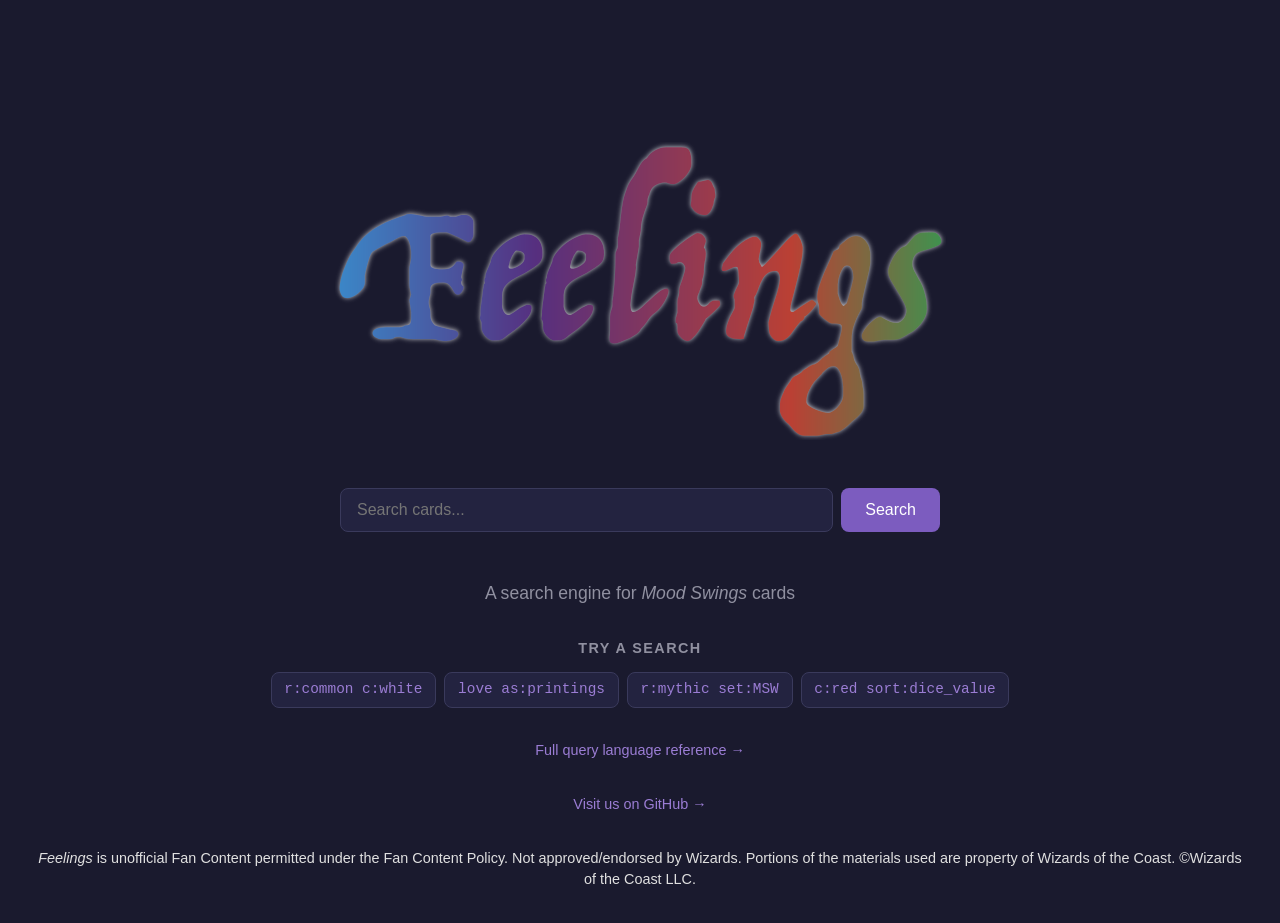
<file: feelings/index.html>
<!DOCTYPE html>
<html lang="en">
<head>
  <meta charset="UTF-8">
  <meta name="viewport" content="width=device-width, initial-scale=1.0">
  <title>Feelings — Mood Swings Card Search</title>
  <link rel="stylesheet" href="style.css">
  <link rel="apple-touch-icon" sizes="180x180" href="favicons/apple-touch-icon.png">
  <link rel="icon" type="image/png" sizes="32x32" href="favicons/favicon-32x32.png">
  <link rel="icon" type="image/png" sizes="16x16" href="favicons/favicon-16x16.png">
  <link rel="manifest" href="favicons/site.webmanifest">
</head>
<body>
  <div id="app">
    <header id="header" class="centered">
      <h1 class="logo"><a href="#" id="logo-link"><img src="feelings-logo.png" alt="Feelings"></a><small class="tagline">A search engine for <em>Mood Swings</em> cards</small></h1>
      <form id="search-form" class="hidden">
        <input type="text" id="search-input" placeholder="Search cards..." autocomplete="off" autofocus>
        <button type="submit" id="search-btn">Search</button>
      </form>
      <div id="loading-status">
        <div id="load-cards"><span class="spinner"></span> Waiting for cards…</div>
        <div id="load-printings"><span class="spinner"></span> Waiting for printings…</div>
        <div id="load-editions"><span class="spinner"></span> Waiting for editions…</div>
      </div>
    </header>

    <main id="main">
      <section id="welcome">
        <p class="tagline">A search engine for <em>Mood Swings</em> cards</p>
        <div class="suggestions hidden">
          <h3>Try a search</h3>
          <ul>
            <li><a href="#q=r%3Acommon%20c%3Awhite">r:common c:white</a></li>
            <li><a href="#q=love%20as%3Aprintings">love as:printings</a></li>
            <li><a href="#q=r%3Amythic%20set%3AMSW">r:mythic set:MSW</a></li>
            <li><a href="#q=c%3Ared%20sort%3Adice_value">c:red sort:dice_value</a></li>
          </ul>
        </div>
        <p class="help-link"><a href="help.html">Full query language reference →</a></p>
        <p class="help-link"><a href="https://github.com/moodswingsdata/">Visit us on GitHub →</a></p>
        <p class="help-link"><i>Feelings</i> is unofficial Fan Content permitted under the Fan Content Policy. Not approved/endorsed by Wizards. Portions of the materials used are property of Wizards of the Coast. ©Wizards of the Coast LLC.</p>
      </section>

      <section id="results" class="hidden">
        <div id="query-info" class="hidden"></div>
        <div id="results-info"></div>
        <div id="error-info" class="hidden"></div>
        <div id="results-grid"></div>
        <div id="pagination" class="hidden">
          <button id="prev-btn" disabled>← Previous</button>
          <span id="page-info"></span>
          <button id="next-btn" disabled>Next →</button>
        </div>
      </section>
    </main>

    <div id="popover" class="hidden">
      <div class="popover-backdrop"></div>
      <button class="popover-nav popover-prev" aria-label="Previous card">‹</button>
      <button class="popover-nav popover-next" aria-label="Next card">›</button>
      <div class="popover-content">
        <button class="popover-close" aria-label="Close">×</button>
        <div class="popover-body">
          <div class="popover-image"></div>
          <div class="popover-details"></div>
        </div>
      </div>
    </div>
  </div>

  <script type="module" src="app.js"></script>
</body>
</html>
</file>
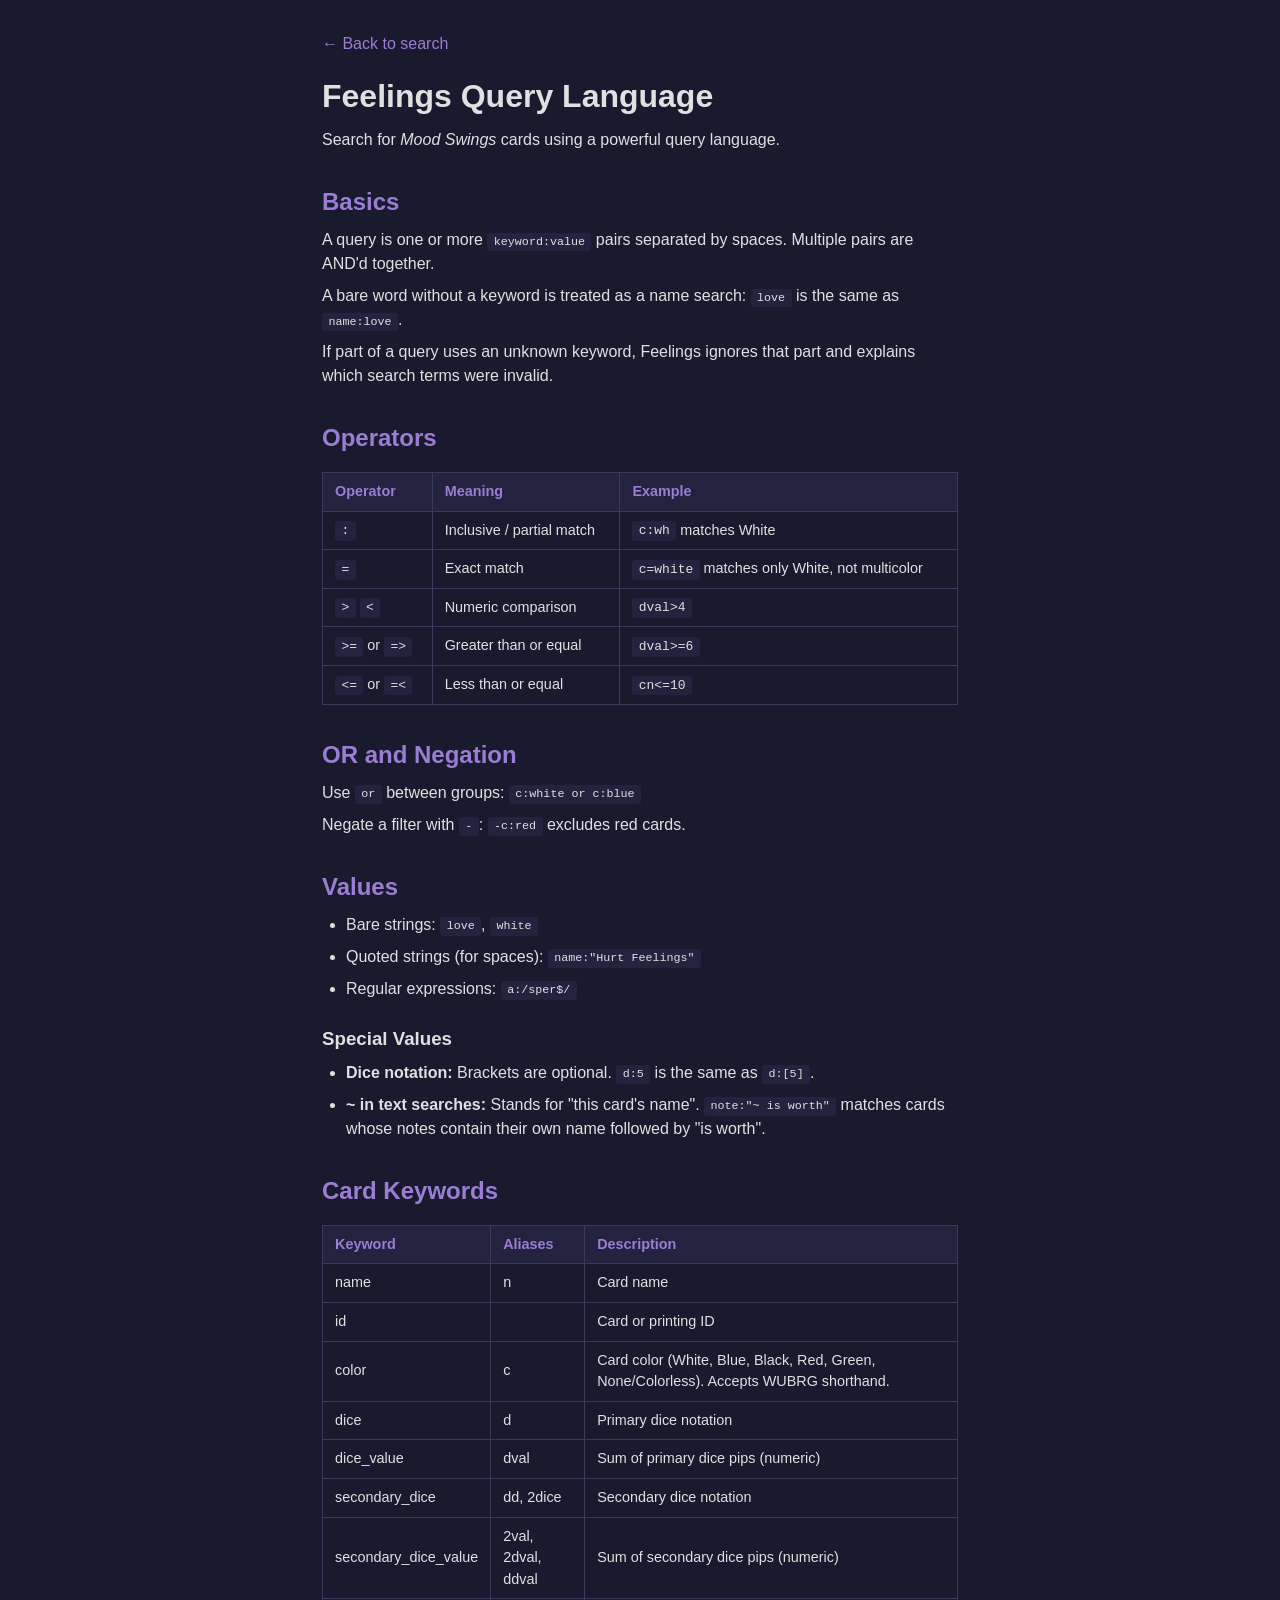
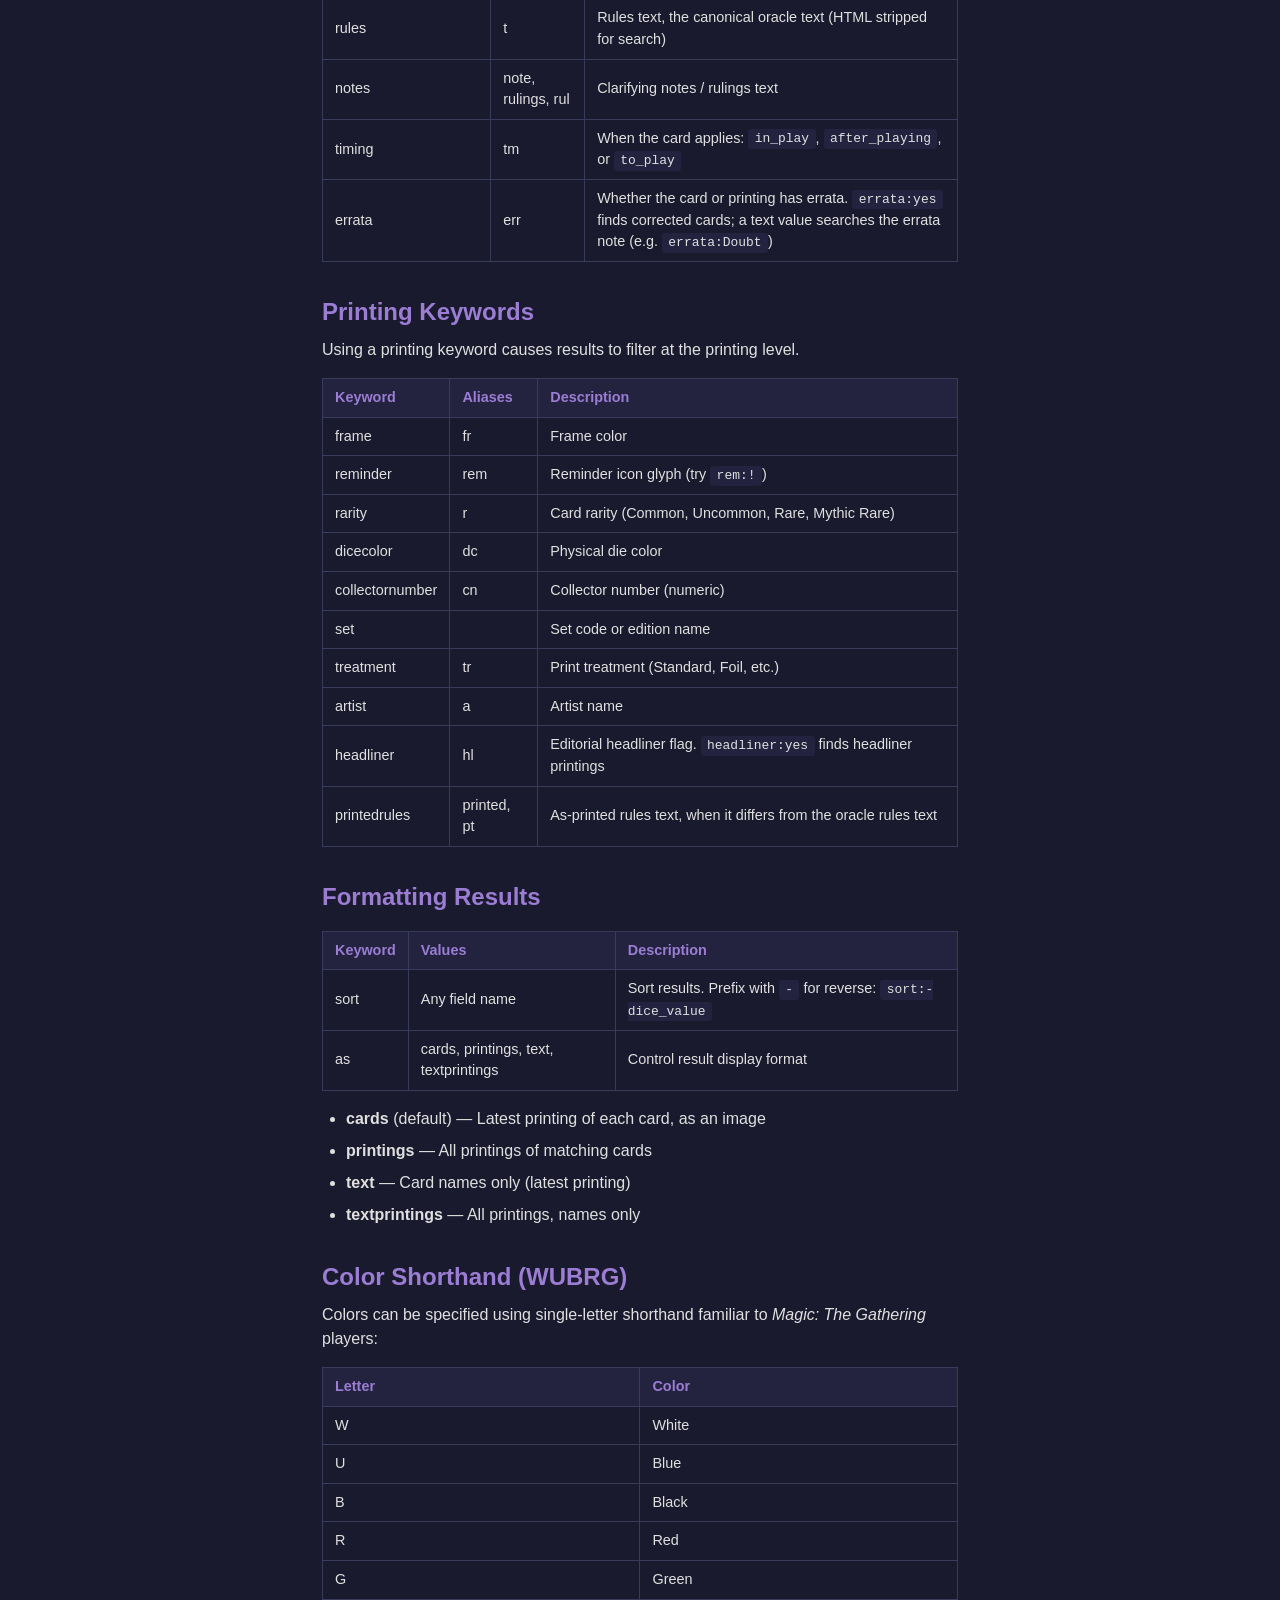
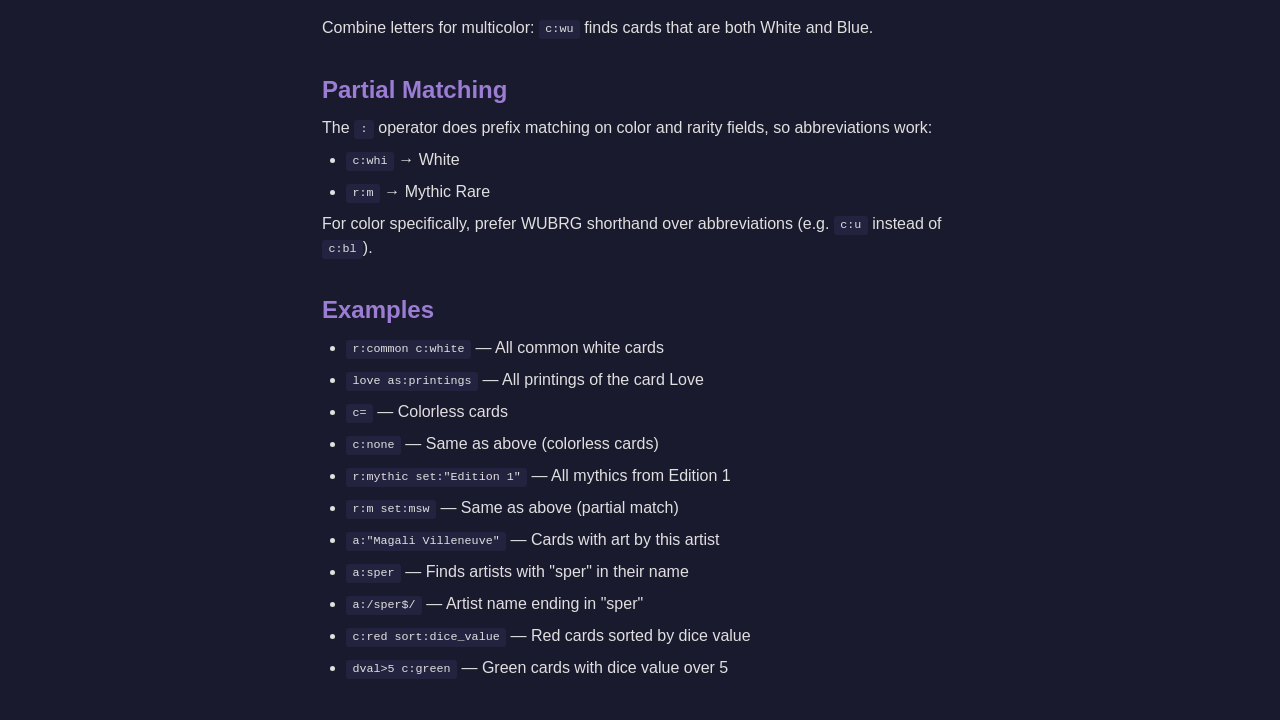
<file: feelings/help.html>
<!DOCTYPE html>
<html lang="en">
<head>
  <meta charset="UTF-8">
  <meta name="viewport" content="width=device-width, initial-scale=1.0">
  <title>Feelings — Query Language Reference</title>
  <link rel="stylesheet" href="style.css">
  <link rel="apple-touch-icon" sizes="180x180" href="favicons/apple-touch-icon.png">
  <link rel="icon" type="image/png" sizes="32x32" href="favicons/favicon-32x32.png">
  <link rel="icon" type="image/png" sizes="16x16" href="favicons/favicon-16x16.png">
  <link rel="manifest" href="favicons/site.webmanifest">
  <style>
    .help-content {
      max-width: 700px;
      margin: 0 auto;
      padding: 2rem;
    }
    .help-content h1 { margin-bottom: 0.5rem; }
    .help-content h2 { margin-top: 2rem; margin-bottom: 0.5rem; color: var(--accent-hover); }
    .help-content h3 { margin-top: 1.5rem; margin-bottom: 0.5rem; }
    .help-content p, .help-content li { margin-bottom: 0.5rem; }
    .help-content ul { padding-left: 1.5rem; }
    .help-content code {
      background: var(--bg-surface);
      padding: 0.15rem 0.4rem;
      border-radius: 3px;
      font-size: 0.9em;
    }
    .help-content table {
      width: 100%;
      border-collapse: collapse;
      margin: 1rem 0;
      font-size: 0.9rem;
    }
    .help-content th, .help-content td {
      padding: 0.5rem 0.75rem;
      border: 1px solid var(--border);
      text-align: left;
    }
    .help-content th {
      background: var(--bg-surface);
      color: var(--accent-hover);
    }
    .back-link { display: inline-block; margin-bottom: 1rem; }
  </style>
</head>
<body>
  <div class="help-content">
    <a class="back-link" href="index.html">← Back to search</a>
    <h1>Feelings Query Language</h1>
    <p>Search for <em>Mood Swings</em> cards using a powerful query language.</p>

    <h2>Basics</h2>
    <p>A query is one or more <code>keyword:value</code> pairs separated by spaces. Multiple pairs are AND'd together.</p>
    <p>A bare word without a keyword is treated as a name search: <code>love</code> is the same as <code>name:love</code>.</p>
    <p>If part of a query uses an unknown keyword, Feelings ignores that part and explains which search terms were invalid.</p>

    <h2>Operators</h2>
    <table>
      <tr><th>Operator</th><th>Meaning</th><th>Example</th></tr>
      <tr><td><code>:</code></td><td>Inclusive / partial match</td><td><code>c:wh</code> matches White</td></tr>
      <tr><td><code>=</code></td><td>Exact match</td><td><code>c=white</code> matches only White, not multicolor</td></tr>
      <tr><td><code>&gt;</code> <code>&lt;</code></td><td>Numeric comparison</td><td><code>dval&gt;4</code></td></tr>
      <tr><td><code>&gt;=</code> or <code>=&gt;</code></td><td>Greater than or equal</td><td><code>dval&gt;=6</code></td></tr>
      <tr><td><code>&lt;=</code> or <code>=&lt;</code></td><td>Less than or equal</td><td><code>cn&lt;=10</code></td></tr>
    </table>

    <h2>OR and Negation</h2>
    <p>Use <code>or</code> between groups: <code>c:white or c:blue</code></p>
    <p>Negate a filter with <code>-</code>: <code>-c:red</code> excludes red cards.</p>

    <h2>Values</h2>
    <ul>
      <li>Bare strings: <code>love</code>, <code>white</code></li>
      <li>Quoted strings (for spaces): <code>name:"Hurt Feelings"</code></li>
      <li>Regular expressions: <code>a:/sper$/</code></li>
    </ul>

    <h3>Special Values</h3>
    <ul>
      <li><strong>Dice notation:</strong> Brackets are optional. <code>d:5</code> is the same as <code>d:[5]</code>.</li>
      <li><strong>~ in text searches:</strong> Stands for "this card's name". <code>note:"~ is worth"</code> matches cards whose notes contain their own name followed by "is worth".</li>
    </ul>

    <h2>Card Keywords</h2>
    <table>
      <tr><th>Keyword</th><th>Aliases</th><th>Description</th></tr>
      <tr><td>name</td><td>n</td><td>Card name</td></tr>
      <tr><td>id</td><td></td><td>Card or printing ID</td></tr>
      <tr><td>color</td><td>c</td><td>Card color (White, Blue, Black, Red, Green, None/Colorless). Accepts WUBRG shorthand.</td></tr>
      <tr><td>dice</td><td>d</td><td>Primary dice notation</td></tr>
      <tr><td>dice_value</td><td>dval</td><td>Sum of primary dice pips (numeric)</td></tr>
      <tr><td>secondary_dice</td><td>dd, 2dice</td><td>Secondary dice notation</td></tr>
      <tr><td>secondary_dice_value</td><td>2val, 2dval, ddval</td><td>Sum of secondary dice pips (numeric)</td></tr>
      <tr><td>rules</td><td>t</td><td>Rules text, the canonical oracle text (HTML stripped for search)</td></tr>
      <tr><td>notes</td><td>note, rulings, rul</td><td>Clarifying notes / rulings text</td></tr>
      <tr><td>timing</td><td>tm</td><td>When the card applies: <code>in_play</code>, <code>after_playing</code>, or <code>to_play</code></td></tr>
      <tr><td>errata</td><td>err</td><td>Whether the card or printing has errata. <code>errata:yes</code> finds corrected cards; a text value searches the errata note (e.g. <code>errata:Doubt</code>)</td></tr>
    </table>

    <h2>Printing Keywords</h2>
    <p>Using a printing keyword causes results to filter at the printing level.</p>
    <table>
      <tr><th>Keyword</th><th>Aliases</th><th>Description</th></tr>
      <tr><td>frame</td><td>fr</td><td>Frame color</td></tr>
      <tr><td>reminder</td><td>rem</td><td>Reminder icon glyph (try <code>rem:!</code>)</td></tr>
      <tr><td>rarity</td><td>r</td><td>Card rarity (Common, Uncommon, Rare, Mythic Rare)</td></tr>
      <tr><td>dicecolor</td><td>dc</td><td>Physical die color</td></tr>
      <tr><td>collectornumber</td><td>cn</td><td>Collector number (numeric)</td></tr>
      <tr><td>set</td><td></td><td>Set code or edition name</td></tr>
      <tr><td>treatment</td><td>tr</td><td>Print treatment (Standard, Foil, etc.)</td></tr>
      <tr><td>artist</td><td>a</td><td>Artist name</td></tr>
      <tr><td>headliner</td><td>hl</td><td>Editorial headliner flag. <code>headliner:yes</code> finds headliner printings</td></tr>
      <tr><td>printedrules</td><td>printed, pt</td><td>As-printed rules text, when it differs from the oracle rules text</td></tr>
    </table>

    <h2>Formatting Results</h2>
    <table>
      <tr><th>Keyword</th><th>Values</th><th>Description</th></tr>
      <tr><td>sort</td><td>Any field name</td><td>Sort results. Prefix with <code>-</code> for reverse: <code>sort:-dice_value</code></td></tr>
      <tr><td>as</td><td>cards, printings, text, textprintings</td><td>Control result display format</td></tr>
    </table>
    <ul>
      <li><strong>cards</strong> (default) — Latest printing of each card, as an image</li>
      <li><strong>printings</strong> — All printings of matching cards</li>
      <li><strong>text</strong> — Card names only (latest printing)</li>
      <li><strong>textprintings</strong> — All printings, names only</li>
    </ul>

    <h2>Color Shorthand (WUBRG)</h2>
    <p>Colors can be specified using single-letter shorthand familiar to <em>Magic: The Gathering</em> players:</p>
    <table>
      <tr><th>Letter</th><th>Color</th></tr>
      <tr><td>W</td><td>White</td></tr>
      <tr><td>U</td><td>Blue</td></tr>
      <tr><td>B</td><td>Black</td></tr>
      <tr><td>R</td><td>Red</td></tr>
      <tr><td>G</td><td>Green</td></tr>
    </table>
    <p>Combine letters for multicolor: <code>c:wu</code> finds cards that are both White and Blue.</p>

    <h2>Partial Matching</h2>
    <p>The <code>:</code> operator does prefix matching on color and rarity fields, so abbreviations work:</p>
    <ul>
      <li><code>c:whi</code> → White</li>
      <li><code>r:m</code> → Mythic Rare</li>
    </ul>
    <p>For color specifically, prefer WUBRG shorthand over abbreviations (e.g. <code>c:u</code> instead of <code>c:bl</code>).</p>

    <h2>Examples</h2>
    <ul>
      <li><code>r:common c:white</code> — All common white cards</li>
      <li><code>love as:printings</code> — All printings of the card Love</li>
      <li><code>c=</code> — Colorless cards</li>
      <li><code>c:none</code> — Same as above (colorless cards)</li>
      <li><code>r:mythic set:"Edition 1"</code> — All mythics from Edition 1</li>
      <li><code>r:m set:msw</code> — Same as above (partial match)</li>
      <li><code>a:"Magali Villeneuve"</code> — Cards with art by this artist</li>
      <li><code>a:sper</code> — Finds artists with "sper" in their name</li>
      <li><code>a:/sper$/</code> — Artist name ending in "sper"</li>
      <li><code>c:red sort:dice_value</code> — Red cards sorted by dice value</li>
      <li><code>dval&gt;5 c:green</code> — Green cards with dice value over 5</li>
    </ul>
  </div>
</body>
</html>
</file>
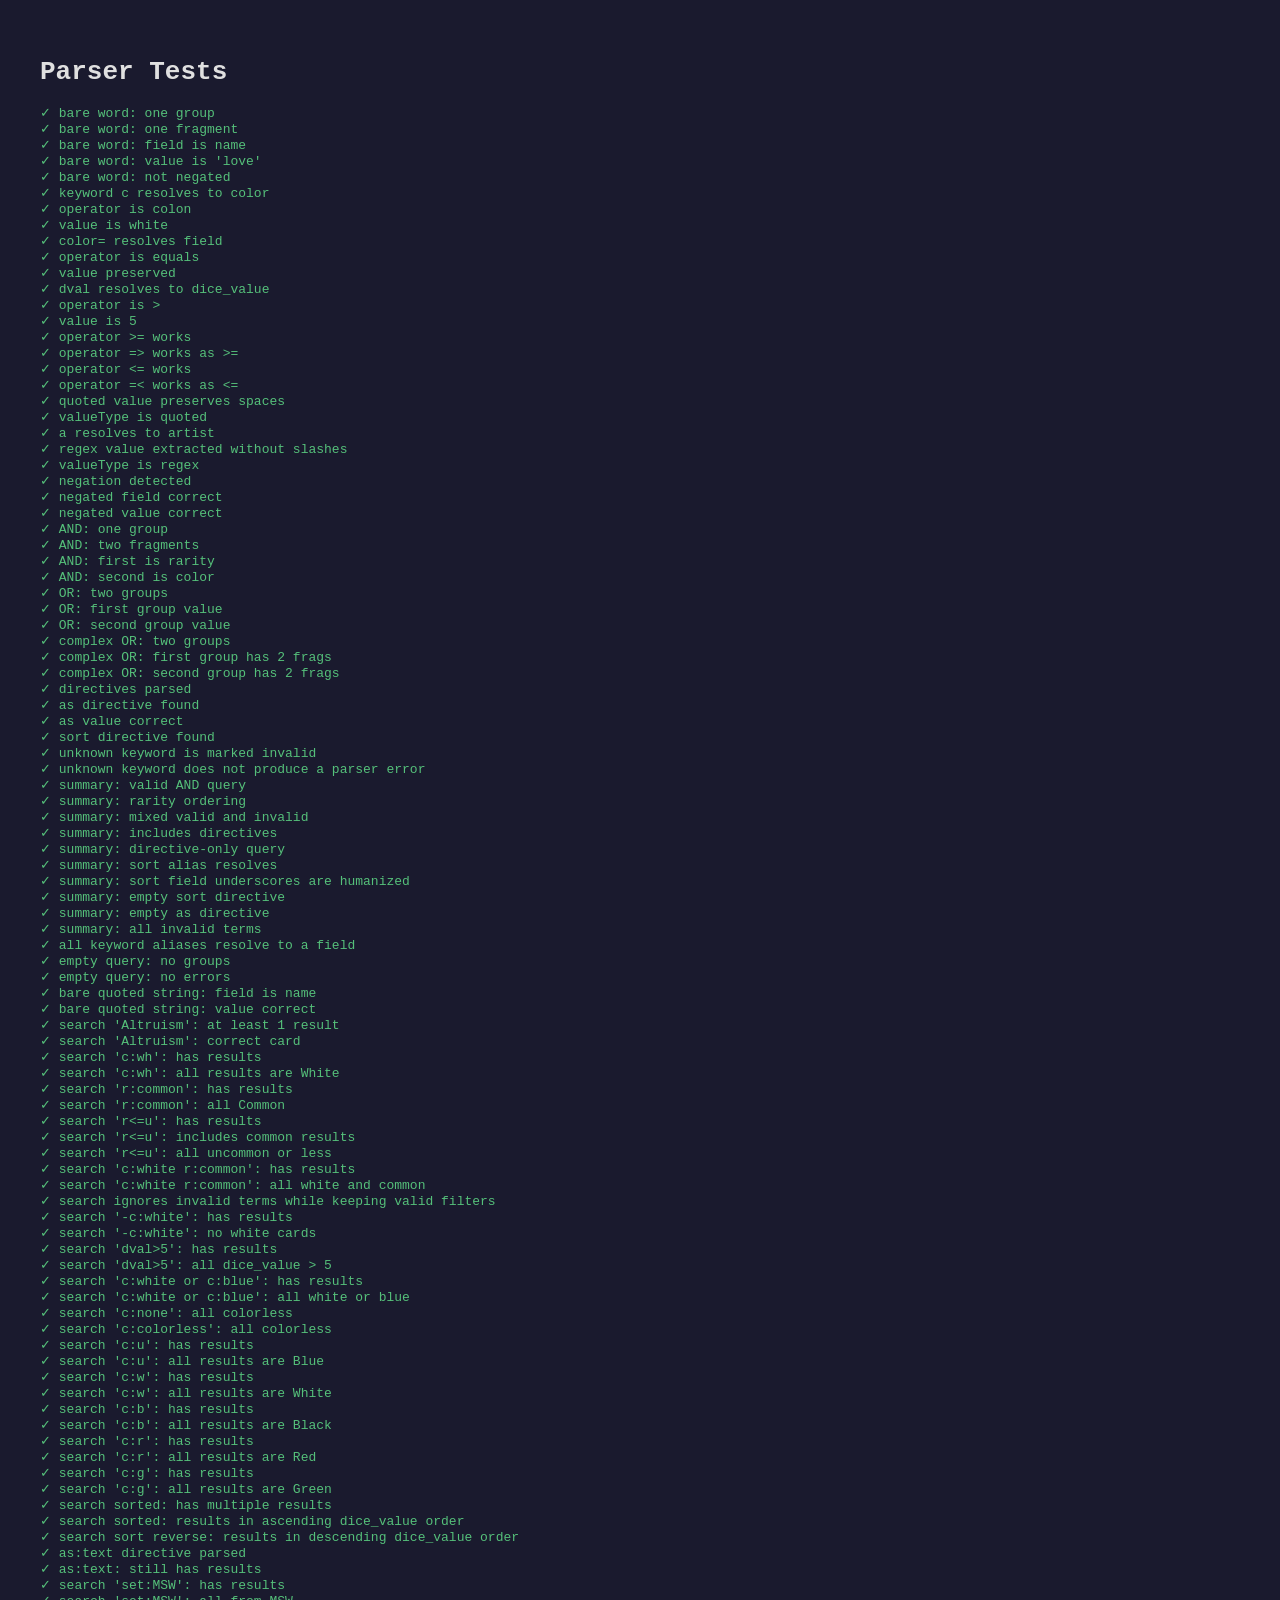
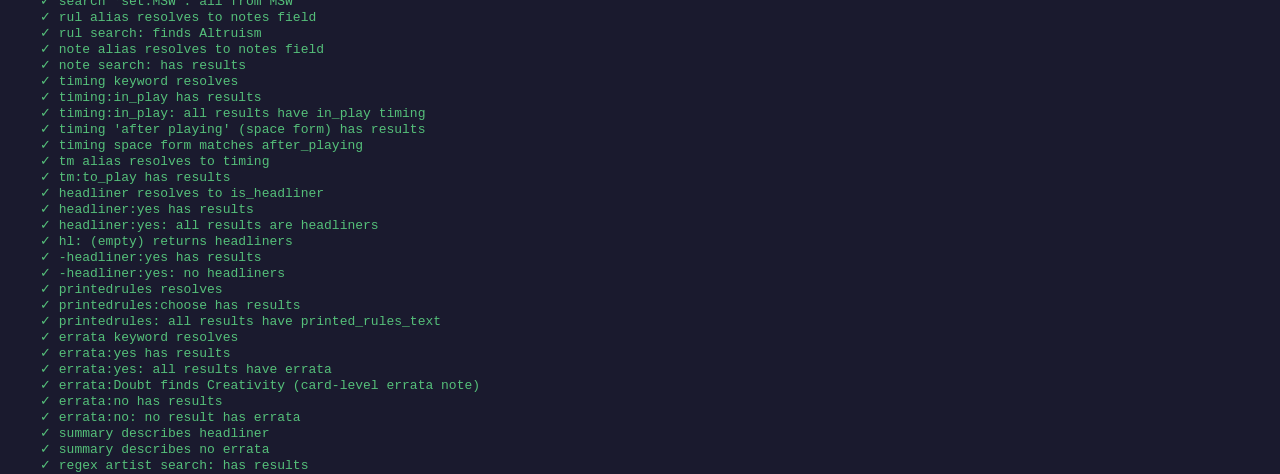
<file: feelings/tests.html>
<!DOCTYPE html>
<html lang="en">
<head>
  <meta charset="UTF-8">
  <title>Feelings Parser Tests</title>
  <link rel="apple-touch-icon" sizes="180x180" href="favicons/apple-touch-icon.png">
  <link rel="icon" type="image/png" sizes="32x32" href="favicons/favicon-32x32.png">
  <link rel="icon" type="image/png" sizes="16x16" href="favicons/favicon-16x16.png">
  <link rel="manifest" href="favicons/site.webmanifest">
  <style>
    body { font-family: monospace; background: #1a1a2e; color: #e0e0e0; padding: 2rem; }
    .pass { color: #55c07a; }
    .fail { color: #e05555; }
    .summary { margin-top: 1rem; padding: 1rem; border-top: 1px solid #3a3a5c; font-size: 1.1rem; }
    pre { white-space: pre-wrap; margin: 0.25rem 0 0.5rem 1rem; color: #9090a0; font-size: 0.85rem; }
  </style>
</head>
<body>
  <h1>Parser Tests</h1>
  <div id="output"></div>
  <script type="module">
    import { parseQuery, summarizeQuery, KEYWORD_MAP, PRINTING_FIELDS, NUMERIC_FIELDS, DIRECTIVE_FIELDS } from "./parser.js";
    import { initSearch, executeSearch, getPrintingsForCard, getEditionForPrinting } from "./search.js";

    const output = document.getElementById("output");
    let passed = 0;
    let failed = 0;

    function assert(condition, message, detail) {
      if (condition) {
        passed++;
        output.innerHTML += `<div class="pass">✓ ${message}</div>`;
      } else {
        failed++;
        output.innerHTML += `<div class="fail">✗ ${message}</div>`;
        if (detail) output.innerHTML += `<pre>${escapeHtml(detail)}</pre>`;
      }
    }

    function assertEq(actual, expected, message) {
      const pass = JSON.stringify(actual) === JSON.stringify(expected);
      assert(pass, message, pass ? null : `Expected: ${JSON.stringify(expected)}\nActual:   ${JSON.stringify(actual)}`);
    }

    function escapeHtml(s) { return s.replace(/&/g,"&amp;").replace(/</g,"&lt;").replace(/>/g,"&gt;"); }

    // --- Parser tests ---

    // Basic bare word (name search)
    {
      const { ast, errors } = parseQuery("love");
      assertEq(ast.groups.length, 1, "bare word: one group");
      assertEq(ast.groups[0].fragments.length, 1, "bare word: one fragment");
      const f = ast.groups[0].fragments[0];
      assertEq(f.field, "name", "bare word: field is name");
      assertEq(f.value, "love", "bare word: value is 'love'");
      assertEq(f.negated, false, "bare word: not negated");
    }

    // Keyword:value
    {
      const { ast } = parseQuery("c:white");
      const f = ast.groups[0].fragments[0];
      assertEq(f.field, "color", "keyword c resolves to color");
      assertEq(f.operator, ":", "operator is colon");
      assertEq(f.value, "white", "value is white");
    }

    // Keyword=value (exact)
    {
      const { ast } = parseQuery("color=White");
      const f = ast.groups[0].fragments[0];
      assertEq(f.field, "color", "color= resolves field");
      assertEq(f.operator, "=", "operator is equals");
      assertEq(f.value, "White", "value preserved");
    }

    // Numeric operators
    {
      const { ast } = parseQuery("dval>5");
      const f = ast.groups[0].fragments[0];
      assertEq(f.field, "dice_value", "dval resolves to dice_value");
      assertEq(f.operator, ">", "operator is >");
      assertEq(f.value, "5", "value is 5");
    }

    {
      const { ast } = parseQuery("dval>=3");
      assertEq(ast.groups[0].fragments[0].operator, ">=", "operator >= works");
    }

    {
      const { ast } = parseQuery("dval=>3");
      assertEq(ast.groups[0].fragments[0].operator, ">=", "operator => works as >=");
    }

    {
      const { ast } = parseQuery("cn<=10");
      assertEq(ast.groups[0].fragments[0].operator, "<=", "operator <= works");
    }

    {
      const { ast } = parseQuery("cn=<10");
      assertEq(ast.groups[0].fragments[0].operator, "<=", "operator =< works as <=");
    }

    // Quoted values
    {
      const { ast } = parseQuery('name:"Hurt Feelings"');
      const f = ast.groups[0].fragments[0];
      assertEq(f.value, "Hurt Feelings", "quoted value preserves spaces");
      assertEq(f.valueType, "quoted", "valueType is quoted");
    }

    // Regex values
    {
      const { ast } = parseQuery("a:/sper$/");
      const f = ast.groups[0].fragments[0];
      assertEq(f.field, "artist", "a resolves to artist");
      assertEq(f.value, "sper$", "regex value extracted without slashes");
      assertEq(f.valueType, "regex", "valueType is regex");
    }

    // Negation
    {
      const { ast } = parseQuery("-c:red");
      const f = ast.groups[0].fragments[0];
      assertEq(f.negated, true, "negation detected");
      assertEq(f.field, "color", "negated field correct");
      assertEq(f.value, "red", "negated value correct");
    }

    // Multiple AND fragments
    {
      const { ast } = parseQuery("r:common c:white");
      assertEq(ast.groups.length, 1, "AND: one group");
      assertEq(ast.groups[0].fragments.length, 2, "AND: two fragments");
      assertEq(ast.groups[0].fragments[0].field, "rarity", "AND: first is rarity");
      assertEq(ast.groups[0].fragments[1].field, "color", "AND: second is color");
    }

    // OR groups
    {
      const { ast } = parseQuery("c:white or c:blue");
      assertEq(ast.groups.length, 2, "OR: two groups");
      assertEq(ast.groups[0].fragments[0].value, "white", "OR: first group value");
      assertEq(ast.groups[1].fragments[0].value, "blue", "OR: second group value");
    }

    // Complex: AND within OR
    {
      const { ast } = parseQuery("c:white r:common or c:blue r:rare");
      assertEq(ast.groups.length, 2, "complex OR: two groups");
      assertEq(ast.groups[0].fragments.length, 2, "complex OR: first group has 2 frags");
      assertEq(ast.groups[1].fragments.length, 2, "complex OR: second group has 2 frags");
    }

    // Directives
    {
      const { ast } = parseQuery("love as:printings sort:name");
      const frags = ast.groups[0].fragments;
      const directives = frags.filter(f => DIRECTIVE_FIELDS.has(f.field));
      assertEq(directives.length, 2, "directives parsed");
      assertEq(directives[0].field, "as", "as directive found");
      assertEq(directives[0].value, "printings", "as value correct");
      assertEq(directives[1].field, "sort", "sort directive found");
    }

    // Unknown keyword
    {
      const { ast, errors } = parseQuery("xyz:foo");
      assertEq(ast.groups[0].fragments[0].invalid, true, "unknown keyword is marked invalid");
      assertEq(errors.length, 0, "unknown keyword does not produce a parser error");
    }

    // Query summaries
    {
      const { ast } = parseQuery("c:w r:c");
      assertEq(summarizeQuery(ast), "Color is white and rarity is common", "summary: valid AND query");
    }
    {
      const { ast } = parseQuery("c:w r<=u");
      assertEq(summarizeQuery(ast), "Color is white and rarity is uncommon or less", "summary: rarity ordering");
    }
    {
      const { ast } = parseQuery("c:w foo:bar");
      assertEq(summarizeQuery(ast), "Color is white ('foo' is not a valid search term)", "summary: mixed valid and invalid");
    }
    {
      const { ast } = parseQuery("love as:printings sort:name");
      assertEq(summarizeQuery(ast), 'Name contains "love", show results as printings, and sort by name', "summary: includes directives");
    }
    {
      const { ast } = parseQuery("as:textprintings sort:-dice_value");
      assertEq(summarizeQuery(ast), "Show results as text printings and sort by dice value descending", "summary: directive-only query");
    }
    {
      const { ast } = parseQuery("sort:dval");
      assertEq(summarizeQuery(ast), "Sort by dice value", "summary: sort alias resolves");
    }
    {
      const { ast } = parseQuery("sort:custom_field");
      assertEq(summarizeQuery(ast), "Sort by custom field", "summary: sort field underscores are humanized");
    }
    {
      const { ast } = parseQuery("sort:");
      assertEq(summarizeQuery(ast), "Sort results", "summary: empty sort directive");
    }
    {
      const { ast } = parseQuery("as:");
      assertEq(summarizeQuery(ast), "Show results as cards", "summary: empty as directive");
    }
    {
      const { ast } = parseQuery("foo:bar baz:bat");
      assertEq(summarizeQuery(ast), "All terms ignored ('foo' and 'baz' are not valid search terms)", "summary: all invalid terms");
    }

    // All keyword aliases resolve
    {
      const aliases = Object.keys(KEYWORD_MAP);
      let allResolve = true;
      for (const alias of aliases) {
        if (!KEYWORD_MAP[alias]) allResolve = false;
      }
      assert(allResolve, "all keyword aliases resolve to a field");
    }

    // Empty query
    {
      const { ast, errors } = parseQuery("");
      assertEq(ast.groups.length, 0, "empty query: no groups");
      assertEq(errors.length, 0, "empty query: no errors");
    }

    // Bare quoted string (name search)
    {
      const { ast } = parseQuery('"Hurt Feelings"');
      const f = ast.groups[0].fragments[0];
      assertEq(f.field, "name", "bare quoted string: field is name");
      assertEq(f.value, "Hurt Feelings", "bare quoted string: value correct");
    }

    // --- Search engine tests ---
    // Load test data
    const cardsRes = await fetch("data/cards.json");
    const printingsRes = await fetch("data/printings.json");
    const editionsRes = await fetch("data/editions.json");
    const cardsData = await cardsRes.json();
    const printingsData = await printingsRes.json();
    const editionsData = await editionsRes.json();
    initSearch(cardsData, printingsData, editionsData);

    // Basic name search
    {
      const { ast } = parseQuery("Altruism");
      const { results } = executeSearch(ast);
      assert(results.length >= 1, "search 'Altruism': at least 1 result");
      assertEq(results[0].card.name, "Altruism", "search 'Altruism': correct card");
    }

    // Color search (partial)
    {
      const { ast } = parseQuery("c:wh");
      const { results } = executeSearch(ast);
      assert(results.length > 0, "search 'c:wh': has results");
      assert(results.every(r => r.card.color.includes("White")), "search 'c:wh': all results are White");
    }

    // Rarity search
    {
      const { ast } = parseQuery("r:common");
      const { results } = executeSearch(ast);
      assert(results.length > 0, "search 'r:common': has results");
      assert(results.every(r => r.printing.rarity === "Common"), "search 'r:common': all Common");
    }
    {
      const { ast } = parseQuery("r<=u");
      const { results } = executeSearch(ast);
      assert(results.length > 0, "search 'r<=u': has results");
      assert(results.some(r => r.printing.rarity === "Common"), "search 'r<=u': includes common results");
      assert(results.every(r => r.printing.rarity === "Common" || r.printing.rarity === "Uncommon"),
        "search 'r<=u': all uncommon or less");
    }

    // AND: color + rarity
    {
      const { ast } = parseQuery("c:white r:common");
      const { results } = executeSearch(ast);
      assert(results.length > 0, "search 'c:white r:common': has results");
      assert(results.every(r => r.card.color.includes("White") && r.printing.rarity === "Common"),
        "search 'c:white r:common': all white and common");
    }
    {
      const { ast: validAst } = parseQuery("c:white");
      const { ast: mixedAst } = parseQuery("c:white foo:bar");
      const validResults = executeSearch(validAst).results.map(r => r.card.id);
      const mixedResults = executeSearch(mixedAst).results.map(r => r.card.id);
      assertEq(mixedResults, validResults, "search ignores invalid terms while keeping valid filters");
    }

    // Negation
    {
      const { ast } = parseQuery("-c:white");
      const { results } = executeSearch(ast);
      assert(results.length > 0, "search '-c:white': has results");
      assert(results.every(r => !r.card.color.includes("White")), "search '-c:white': no white cards");
    }

    // Numeric: dice_value > 5
    {
      const { ast } = parseQuery("dval>5");
      const { results } = executeSearch(ast);
      assert(results.length > 0, "search 'dval>5': has results");
      assert(results.every(r => r.card.dice_value > 5), "search 'dval>5': all dice_value > 5");
    }

    // OR: color white or blue
    {
      const { ast } = parseQuery("c:white or c:blue");
      const { results } = executeSearch(ast);
      assert(results.length > 0, "search 'c:white or c:blue': has results");
      assert(results.every(r => r.card.color.includes("White") || r.card.color.includes("Blue")),
        "search 'c:white or c:blue': all white or blue");
    }

    // Color: "none" and "colorless" match empty color array
    {
      const { ast } = parseQuery("c:none");
      const { results } = executeSearch(ast);
      assert(results.every(r => r.card.color.length === 0), "search 'c:none': all colorless");
    }
    {
      const { ast } = parseQuery("c:colorless");
      const { results } = executeSearch(ast);
      assert(results.every(r => r.card.color.length === 0), "search 'c:colorless': all colorless");
    }

    // Color: WUBRG shorthand
    {
      const { ast } = parseQuery("c:u");
      const { results } = executeSearch(ast);
      assert(results.length > 0, "search 'c:u': has results");
      assert(results.every(r => r.card.color.includes("Blue")), "search 'c:u': all results are Blue");
    }
    {
      const { ast } = parseQuery("c:w");
      const { results } = executeSearch(ast);
      assert(results.length > 0, "search 'c:w': has results");
      assert(results.every(r => r.card.color.includes("White")), "search 'c:w': all results are White");
    }
    {
      const { ast } = parseQuery("c:b");
      const { results } = executeSearch(ast);
      assert(results.length > 0, "search 'c:b': has results");
      assert(results.every(r => r.card.color.includes("Black")), "search 'c:b': all results are Black");
    }
    {
      const { ast } = parseQuery("c:r");
      const { results } = executeSearch(ast);
      assert(results.length > 0, "search 'c:r': has results");
      assert(results.every(r => r.card.color.includes("Red")), "search 'c:r': all results are Red");
    }
    {
      const { ast } = parseQuery("c:g");
      const { results } = executeSearch(ast);
      assert(results.length > 0, "search 'c:g': has results");
      assert(results.every(r => r.card.color.includes("Green")), "search 'c:g': all results are Green");
    }

    // Sort
    {
      const { ast } = parseQuery("c:red sort:dice_value");
      const { results } = executeSearch(ast);
      assert(results.length > 1, "search sorted: has multiple results");
      let sorted = true;
      for (let i = 1; i < results.length; i++) {
        if (results[i].card.dice_value < results[i-1].card.dice_value) sorted = false;
      }
      assert(sorted, "search sorted: results in ascending dice_value order");
    }

    // Sort reverse
    {
      const { ast } = parseQuery("c:red sort:-dice_value");
      const { results } = executeSearch(ast);
      let sorted = true;
      for (let i = 1; i < results.length; i++) {
        if (results[i].card.dice_value > results[i-1].card.dice_value) sorted = false;
      }
      assert(sorted, "search sort reverse: results in descending dice_value order");
    }

    // as:text (doesn't affect result count, just directives)
    {
      const { ast } = parseQuery("c:white as:text");
      const { results, directives } = executeSearch(ast);
      assertEq(directives.as, "text", "as:text directive parsed");
      assert(results.length > 0, "as:text: still has results");
    }

    // Set search
    {
      const { ast } = parseQuery("set:MSW");
      const { results } = executeSearch(ast);
      assert(results.length > 0, "search 'set:MSW': has results");
      assert(results.every(r => {
        const edition = getEditionForPrinting(r.printing);
        return edition && edition.set_code.toLowerCase() === "msw";
      }), "search 'set:MSW': all from MSW");
    }

    // Notes search with tilde (legacy 'rul' alias still maps to notes)
    {
      const { ast } = parseQuery('rul:"Altruism is worth"');
      assertEq(ast.groups[0].fragments[0].field, "notes", "rul alias resolves to notes field");
      const { results } = executeSearch(ast);
      assert(results.some(r => r.card.name === "Altruism"), "rul search: finds Altruism");
    }

    // notes/note keywords resolve to notes
    {
      const { ast } = parseQuery('note:"discard pile"');
      assertEq(ast.groups[0].fragments[0].field, "notes", "note alias resolves to notes field");
      const { results } = executeSearch(ast);
      assert(results.length > 0, "note search: has results");
    }

    // timing search
    {
      const { ast } = parseQuery("timing:in_play");
      assertEq(ast.groups[0].fragments[0].field, "timing", "timing keyword resolves");
      const { results } = executeSearch(ast);
      assert(results.length > 0, "timing:in_play has results");
      assert(results.every(r => (r.card.timing || []).includes("in_play")),
        "timing:in_play: all results have in_play timing");
    }
    // timing accepts spaces for underscores
    {
      const { ast } = parseQuery('timing:"after playing"');
      const { results } = executeSearch(ast);
      assert(results.length > 0, "timing 'after playing' (space form) has results");
      assert(results.every(r => (r.card.timing || []).includes("after_playing")),
        "timing space form matches after_playing");
    }
    // tm alias
    {
      const { ast } = parseQuery("tm:to_play");
      assertEq(ast.groups[0].fragments[0].field, "timing", "tm alias resolves to timing");
      const { results } = executeSearch(ast);
      assert(results.length > 0, "tm:to_play has results");
    }

    // headliner search
    {
      const { ast } = parseQuery("headliner:yes");
      assertEq(ast.groups[0].fragments[0].field, "is_headliner", "headliner resolves to is_headliner");
      const { results } = executeSearch(ast);
      assert(results.length > 0, "headliner:yes has results");
      assert(results.every(r => r.printing && r.printing.is_headliner === true),
        "headliner:yes: all results are headliners");
    }
    // headliner empty value means true
    {
      const { ast } = parseQuery("hl:");
      const { results } = executeSearch(ast);
      assert(results.every(r => r.printing && r.printing.is_headliner === true),
        "hl: (empty) returns headliners");
    }
    // negated headliner excludes the headliner
    {
      const { ast } = parseQuery("-headliner:yes");
      const { results } = executeSearch(ast);
      assert(results.length > 0, "-headliner:yes has results");
      assert(results.every(r => !(r.printing && r.printing.is_headliner)),
        "-headliner:yes: no headliners");
    }

    // printed rules text search
    {
      const { ast } = parseQuery("printedrules:choose");
      assertEq(ast.groups[0].fragments[0].field, "printed_rules_text", "printedrules resolves");
      const { results } = executeSearch(ast);
      assert(results.length > 0, "printedrules:choose has results");
      assert(results.every(r => r.printing && r.printing.printed_rules_text),
        "printedrules: all results have printed_rules_text");
    }

    // errata presence search (matches card- or printing-level errata)
    {
      const { ast } = parseQuery("errata:yes");
      assertEq(ast.groups[0].fragments[0].field, "errata", "errata keyword resolves");
      const { results } = executeSearch(ast);
      assert(results.length > 0, "errata:yes has results");
      assert(results.every(r => r.card.errata || (r.printing && r.printing.errata)),
        "errata:yes: all results have errata");
    }
    // errata note text search
    {
      const { ast } = parseQuery("errata:Doubt");
      const { results } = executeSearch(ast);
      assert(results.some(r => r.card.name === "Creativity"),
        "errata:Doubt finds Creativity (card-level errata note)");
    }
    // no errata
    {
      const { ast } = parseQuery("errata:no");
      const { results } = executeSearch(ast);
      assert(results.length > 0, "errata:no has results");
      assert(results.every(r => !r.card.errata && !(r.printing && r.printing.errata)),
        "errata:no: no result has errata");
    }

    // summarize new keywords
    {
      const { ast } = parseQuery("headliner:yes errata:no");
      const summary = summarizeQuery(ast);
      assert(summary.toLowerCase().includes("is a headliner"), "summary describes headliner");
      assert(summary.toLowerCase().includes("has no errata"), "summary describes no errata");
    }

    // Regex artist search
    {
      const { ast } = parseQuery("a:/lyon$/");
      const { results } = executeSearch(ast);
      assert(results.length > 0, "regex artist search: has results");
      assert(results.some(r => r.printing._artist_str.toLowerCase().endsWith("lyon")),
        "regex artist search: matches artist ending in 'lyon'");
    }

    // --- Summary ---
    output.innerHTML += `<div class="summary ${failed ? 'fail' : 'pass'}">${passed} passed, ${failed} failed</div>`;
  </script>
</body>
</html>
</file>
<file: feelings/style.css>
:root {
  --bg: #1a1a2e;
  --bg-surface: #232340;
  --bg-hover: #2e2e50;
  --text: #e0e0e0;
  --text-muted: #9090a0;
  --accent: #7c5cbf;
  --accent-hover: #9b7dd4;
  --border: #3a3a5c;
  --error: #e05555;
  --success: #55c07a;
  --radius: 8px;
  --shadow: 0 4px 12px rgba(0, 0, 0, 0.4);
}

* {
  margin: 0;
  padding: 0;
  box-sizing: border-box;
}

body {
  font-family: -apple-system, BlinkMacSystemFont, 'Segoe UI', Roboto, sans-serif;
  background: var(--bg);
  color: var(--text);
  min-height: 100vh;
  line-height: 1.5;
}

a {
  color: var(--accent-hover);
  text-decoration: none;
}
a:hover {
  text-decoration: underline;
}

.hidden {
  display: none !important;
}

/* Header */
#header {
  padding: 1rem 2rem;
  transition: all 0.3s ease;
}

#header.centered {
  display: flex;
  flex-direction: column;
  align-items: center;
  justify-content: center;
  min-height: 40vh;
  padding-top: 15vh;
}

#header.centered small.tagline {
  display: none;
}

#header.top {
  flex-direction: row;
  align-items: center;
  min-height: unset;
  padding-top: 1rem;
  border-bottom: 1px solid var(--border);
  gap: 1rem;
}

#header.top small.tagline {
  display: inline-block;
  vertical-align: baseline;
  margin-left: 1rem;
}

.logo {
  font-size: 2.5rem;
  font-weight: 300;
  color: var(--accent-hover);
  margin-bottom: 1.5rem;
}

#header.top .logo {
  font-size: 1.4rem;
  margin-bottom: 0;
}

.logo a {
  text-decoration: none;
  color: inherit;
}

.logo a:hover {
  text-decoration: none;
}

#header.top .logo img {
  margin-bottom: -32px;
  width: 150px;
}

/* Loading status */
#loading-status {
  display: flex;
  flex-direction: column;
  gap: 0.4rem;
  font-size: 0.95rem;
  color: var(--text-muted);
}

#loading-status div {
  display: flex;
  align-items: center;
  gap: 0.5rem;
}

#loading-status .spinner {
  display: inline-block;
  width: 1em;
  height: 1em;
  border: 2px solid var(--border);
  border-top-color: var(--accent);
  border-radius: 50%;
  animation: spin 0.6s linear infinite;
}

#loading-status .load-done .spinner {
  display: none;
}

#loading-status .load-failed {
  color: var(--error);
}

#loading-status .load-failed .spinner {
  display: none;
}

@keyframes spin {
  to { transform: rotate(360deg); }
}

#search-form {
  display: flex;
  gap: 0.5rem;
  width: 100%;
  max-width: 600px;
}

#search-input {
  flex: 1;
  padding: 0.75rem 1rem;
  border: 1px solid var(--border);
  border-radius: var(--radius);
  background: var(--bg-surface);
  color: var(--text);
  font-size: 1rem;
  outline: none;
  transition: border-color 0.2s;
}

#search-input:focus {
  border-color: var(--accent);
}

#search-btn {
  padding: 0.75rem 1.5rem;
  background: var(--accent);
  color: white;
  border: none;
  border-radius: var(--radius);
  font-size: 1rem;
  cursor: pointer;
  transition: background 0.2s;
}

#search-btn:hover {
  background: var(--accent-hover);
}

/* Welcome */
#welcome {
  text-align: center;
  padding: 2rem;
}

.tagline {
  font-size: 1.1rem;
  color: var(--text-muted);
  margin-bottom: 2rem;
}

.suggestions h3 {
  font-size: 0.9rem;
  text-transform: uppercase;
  letter-spacing: 0.1em;
  color: var(--text-muted);
  margin-bottom: 0.75rem;
}

.suggestions ul {
  list-style: none;
  display: flex;
  flex-wrap: wrap;
  justify-content: center;
  gap: 0.5rem;
}

.suggestions li a {
  display: inline-block;
  padding: 0.4rem 0.8rem;
  background: var(--bg-surface);
  border: 1px solid var(--border);
  border-radius: var(--radius);
  font-family: monospace;
  font-size: 0.9rem;
}

.suggestions li a:hover {
  background: var(--bg-hover);
  text-decoration: none;
}

.help-link {
  margin-top: 2rem;
  font-size: 0.9rem;
}

/* Results */
#results {
  padding: 1rem 2rem;
}

#results-info {
  color: var(--text-muted);
  margin-bottom: 1rem;
  font-size: 0.9rem;
}

#query-info {
  margin-bottom: 0.5rem;
  font-size: 1rem;
}

#error-info {
  background: rgba(224, 85, 85, 0.1);
  border: 1px solid var(--error);
  border-radius: var(--radius);
  padding: 0.75rem 1rem;
  margin-bottom: 1rem;
  color: var(--error);
  font-size: 0.9rem;
}

#results-grid {
  display: grid;
  grid-template-columns: repeat(auto-fill, minmax(180px, 1fr));
  gap: 1rem;
  margin-bottom: 1.5rem;
}

.result-card {
  cursor: pointer;
  border-radius: var(--radius);
  overflow: hidden;
  transition: transform 0.2s, box-shadow 0.2s;
  background: var(--bg-surface);
  border: 1px solid var(--border);
}

.result-card:hover {
  transform: translateY(-2px);
  box-shadow: var(--shadow);
}

.result-card img {
  width: 100%;
  height: auto;
  display: block;
}

.result-card .card-name {
  padding: 0.5rem;
  font-size: 0.85rem;
  text-align: center;
  white-space: nowrap;
  overflow: hidden;
  text-overflow: ellipsis;
}

/* Text results */
.result-text {
  padding: 0.5rem 0;
  border-bottom: 1px solid var(--border);
}

.result-text .card-name {
  font-weight: 500;
}

.result-text .card-details {
  font-size: 0.85rem;
  color: var(--text-muted);
}

/* Pagination */
#pagination {
  display: flex;
  align-items: center;
  justify-content: center;
  gap: 1rem;
  padding: 1rem 0 2rem;
}

#pagination button {
  padding: 0.5rem 1rem;
  background: var(--bg-surface);
  border: 1px solid var(--border);
  border-radius: var(--radius);
  color: var(--text);
  cursor: pointer;
}

#pagination button:hover:not(:disabled) {
  background: var(--bg-hover);
}

#pagination button:disabled {
  opacity: 0.4;
  cursor: default;
}

#page-info {
  color: var(--text-muted);
  font-size: 0.9rem;
}

/* Popover */
#popover {
  position: fixed;
  inset: 0;
  z-index: 1000;
  display: flex;
  align-items: center;
  justify-content: center;
}

.popover-backdrop {
  position: absolute;
  inset: 0;
  background: rgba(0, 0, 0, 0.7);
}

.popover-content {
  position: relative;
  background: var(--bg-surface);
  border: 1px solid var(--border);
  border-radius: var(--radius);
  max-width: 800px;
  max-height: 90vh;
  overflow-y: auto;
  padding: 2rem;
  box-shadow: var(--shadow);
}

.popover-close {
  position: absolute;
  top: 0.5rem;
  right: 0.75rem;
  background: none;
  border: none;
  color: var(--text-muted);
  font-size: 1.5rem;
  cursor: pointer;
  line-height: 1;
}

.popover-close:hover {
  color: var(--text);
}

.popover-nav {
  position: fixed;
  top: 50%;
  transform: translateY(-50%);
  background: var(--bg-hover);
  border: 1px solid var(--border);
  border-radius: 50%;
  width: 2.5rem;
  height: 2.5rem;
  display: flex;
  align-items: center;
  justify-content: center;
  color: var(--text);
  font-size: 1.5rem;
  cursor: pointer;
  z-index: 1001;
}

.popover-nav:hover {
  background: var(--accent);
}

.popover-prev {
  left: 1rem;
}

.popover-next {
  right: 1rem;
}

.popover-body {
  display: flex;
  gap: 1.5rem;
  align-items: flex-start;
}

.popover-image img {
  max-width: 300px;
  border-radius: var(--radius);
}

.popover-details {
  flex: 1;
  min-width: 200px;
}

.popover-details h2 {
  margin-bottom: 0.5rem;
  font-size: 1.3rem;
}

.popover-details dl {
  display: grid;
  grid-template-columns: auto 1fr;
  gap: 0.3rem 1rem;
  font-size: 0.9rem;
}

.popover-details dt {
  color: var(--text-muted);
  font-weight: 500;
}

.popover-details dd {
  color: var(--text);
}

.popover-details .rules-text {
  margin-top: 1rem;
  padding: 0.75rem;
  background: var(--bg);
  border-radius: var(--radius);
  font-size: 0.9rem;
  line-height: 1.6;
}

.popover-details .rulings {
  margin-top: 1rem;
  font-size: 0.85rem;
}

.popover-details .rulings summary {
  cursor: pointer;
  font-weight: bold;
}

.popover-details .rulings ul {
  margin: 0.5rem 0 0 1.25rem;
  padding: 0;
  max-height: 12rem;
  overflow-y: auto;
}

.popover-details .rulings li {
  margin-bottom: 0.4rem;
}

.popover-details .other-printings {
  margin-top: 1rem;
  font-size: 0.85rem;
}

.popover-details .other-printings a {
  margin-right: 0.5rem;
}

.popover-details .printed-rules {
  margin-top: 1rem;
  padding: 0.75rem;
  background: var(--bg);
  border-radius: var(--radius);
  border-left: 3px solid var(--accent);
  font-size: 0.85rem;
  line-height: 1.6;
}

.popover-details .printed-rules strong {
  color: var(--text-muted);
  margin-right: 0.35rem;
}

.popover-details .errata {
  margin-top: 1rem;
  padding: 0.75rem;
  background: var(--bg);
  border-radius: var(--radius);
  border-left: 3px solid var(--error);
  font-size: 0.85rem;
  line-height: 1.6;
}

.popover-details .errata strong {
  color: var(--error);
  margin-right: 0.35rem;
}

/* Responsive */
@media (max-width: 600px) {
  .logo img {
    max-width: 60vw;
    height: auto;
  }
  #header.top .logo img {
    margin-bottom: -20px;
  }
  #search-form {
    flex-wrap: wrap;
  }
  #search-form #search-input {
    width: 100%;
  }
  #search-form #search-btn {
    width: 100%;
  }
  .popover-body {
    flex-direction: column;
  }
  .popover-image img {
    max-width: 100%;
  }
  .popover-nav {
    display: none;
  }
  .popover-details .rulings ul {
    max-height: none;
    overflow-y: visible;
  }
  #results-grid {
    grid-template-columns: repeat(auto-fill, minmax(140px, 1fr));
  }
}
</file>
